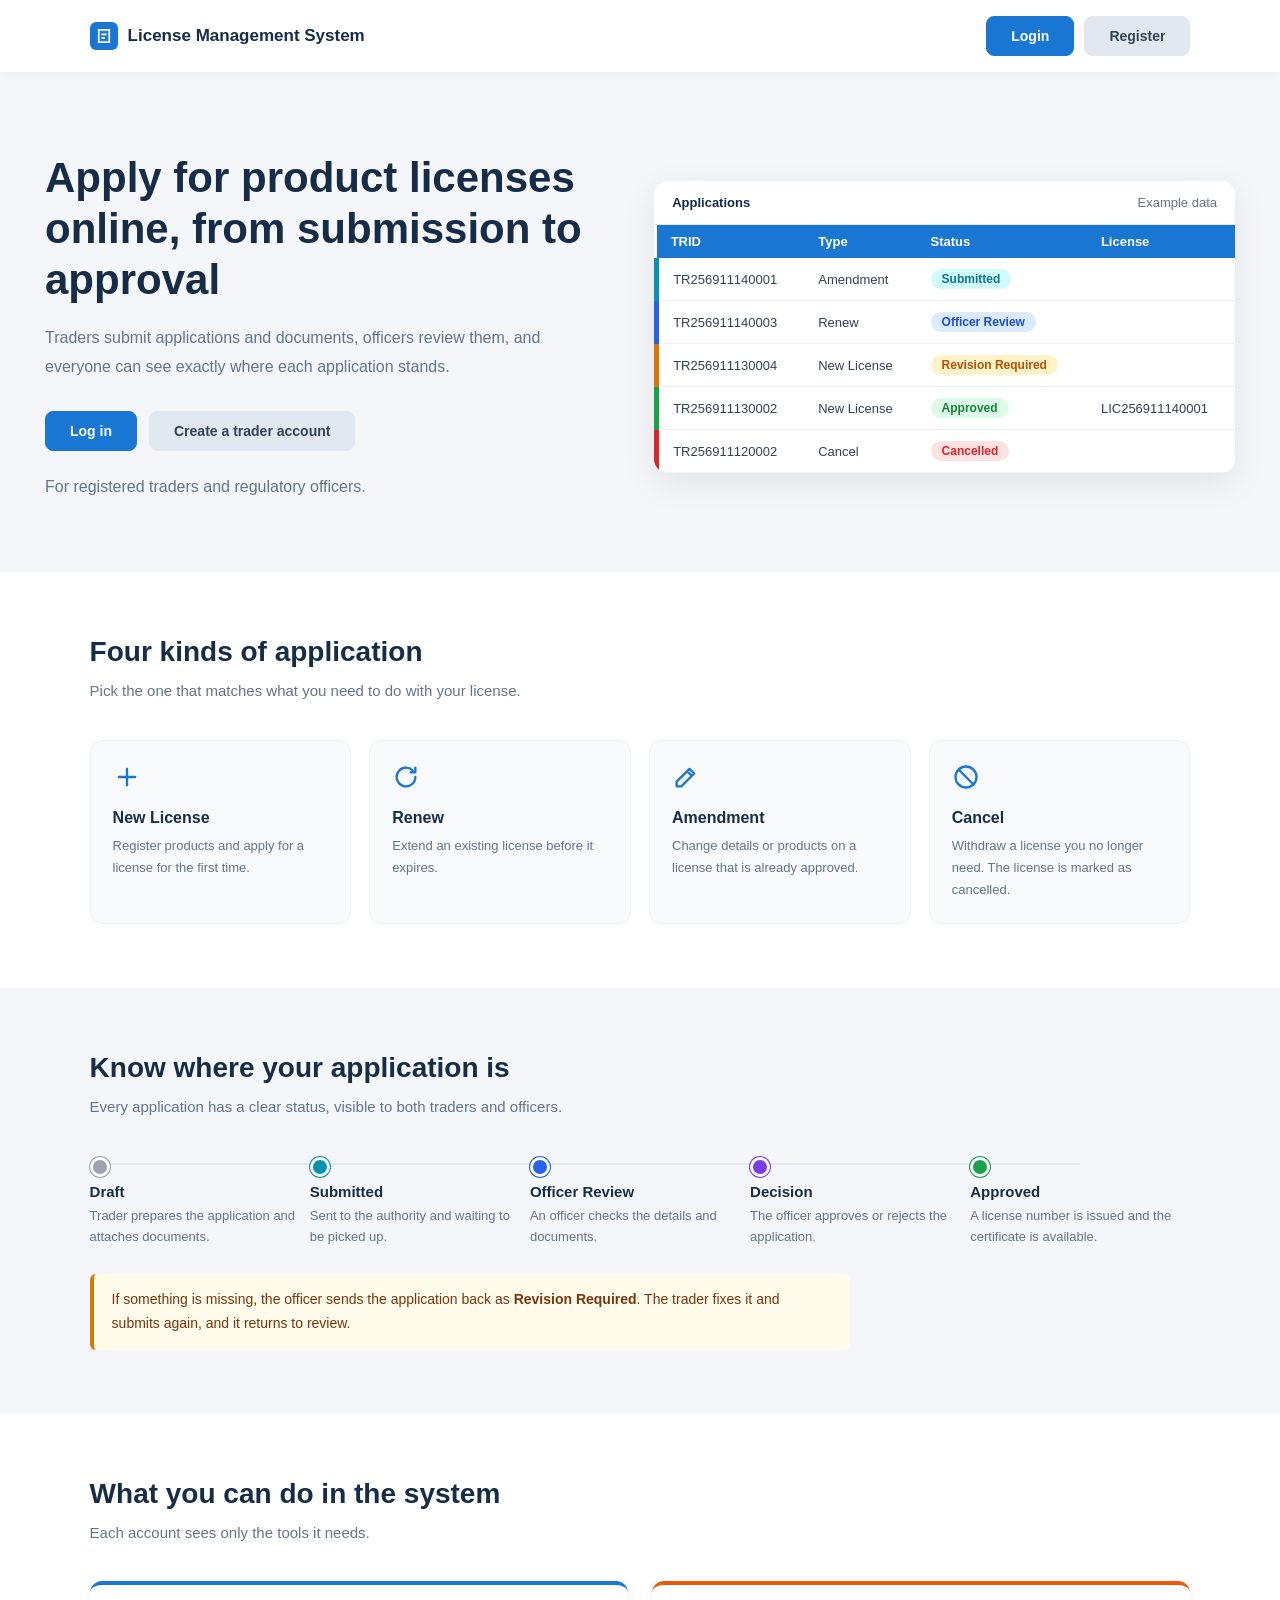
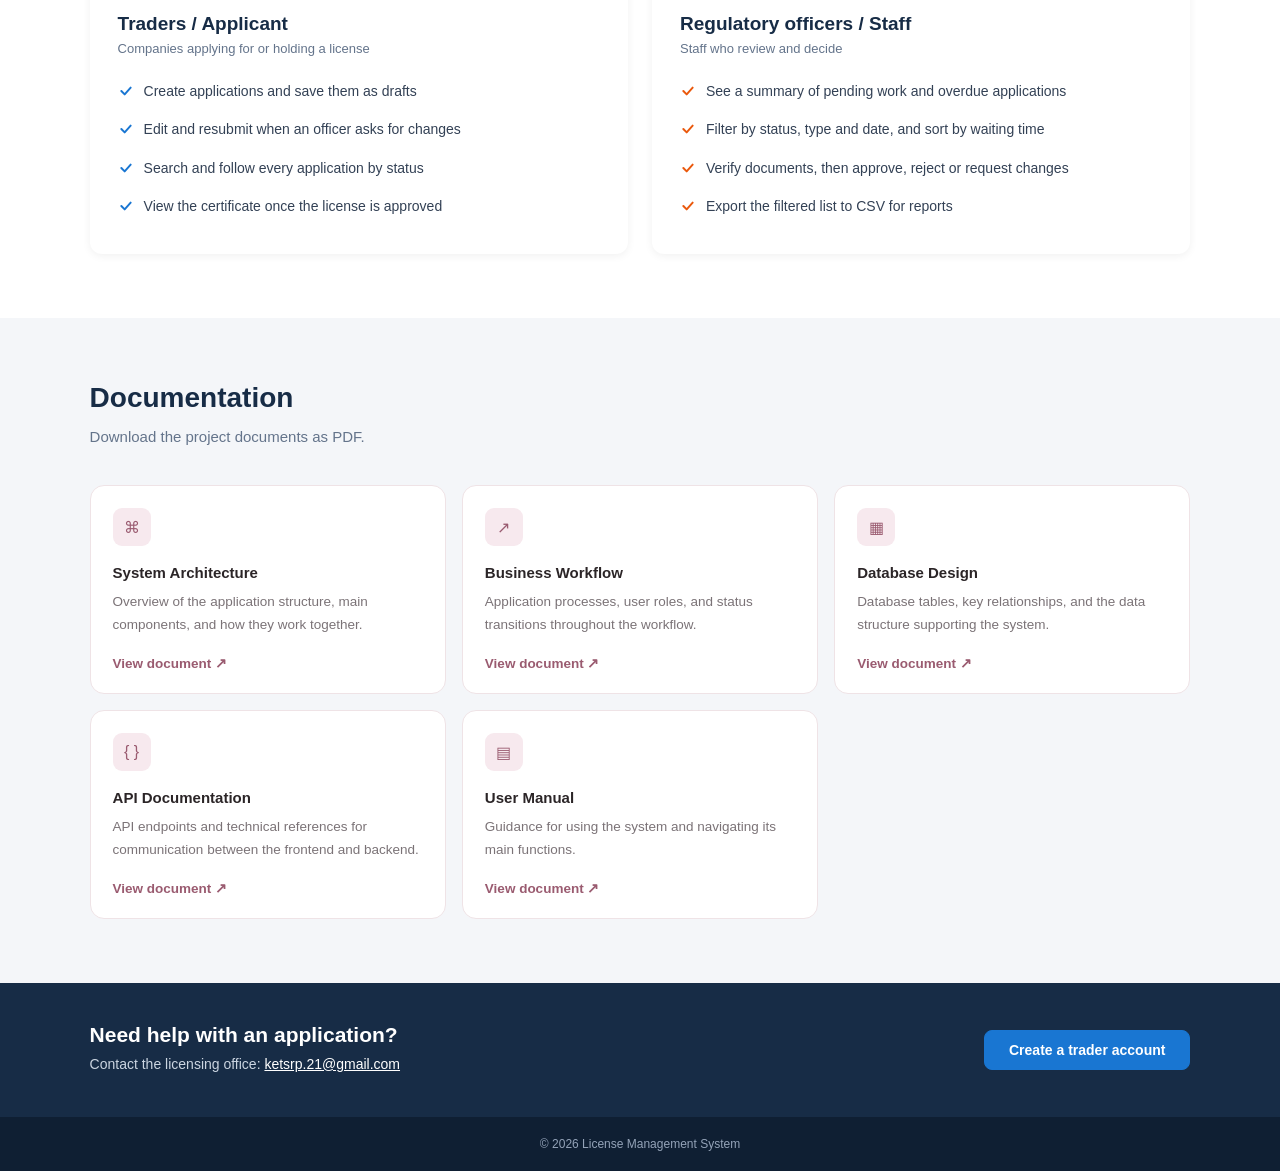
<file: LicenseManagement.Api/wwwroot/index.html>
﻿<!DOCTYPE html>
<html lang="en">
<head>
    <meta charset="UTF-8">
    <meta name="viewport" content="width=device-width, initial-scale=1.0">
    <meta name="description" content="Submit, track and approve product license applications online.">
    <title>License Management System</title>
    <link rel="icon" href="data:image/svg+xml,<svg xmlns='http://www.w3.org/2000/svg' viewBox='0 0 32 32'><rect width='32' height='32' rx='7' fill='%231976d2'/><path d='M10 9h12v14H10z' fill='none' stroke='white' stroke-width='2'/><path d='M13 14h6M13 18h4' stroke='white' stroke-width='2'/></svg>">

    <style>
        :root {
            --ink: #172c46;
            --text: #334155;
            --muted: #64748b;
            --line: #e2e8f0;
            --bg: #f4f6f9;
            --blue: #1976d2;
            --blue-d: #125bb0;
            --blue-l: #e3f2fd;
        }

        * {
            margin: 0;
            padding: 0;
            box-sizing: border-box;
        }

        body {
            font-family: "Segoe UI", Arial, sans-serif;
            background: var(--bg);
            color: var(--text);
            min-height: 100vh;
        }

        a {
            text-decoration: none;
            color: inherit;
        }

        .hidden {
            display: none !important;
        }

        :focus-visible {
            outline: 2px solid var(--blue);
            outline-offset: 3px;
        }

        svg {
            flex-shrink: 0;
        }

        /* NAVBAR */
        .navbar {
            background: #fff;
            padding: 16px 7%;
            display: flex;
            justify-content: space-between;
            align-items: center;
            box-shadow: 0 2px 10px rgba(0,0,0,.04);
        }

        .brand {
            display: flex;
            align-items: center;
            gap: 10px;
            color: var(--ink);
            font-size: 17px;
            font-weight: 700;
        }

        .nav-actions {
            display: flex;
            align-items: center;
            gap: 10px;
        }

        .nav-user {
            color: var(--muted);
            font-size: 13px;
            margin-right: 4px;
        }

        .btn {
            display: inline-block;
            text-align: center;
            padding: 11px 24px;
            border-radius: 8px;
            font-size: 14px;
            font-weight: 600;
            cursor: pointer;
            border: 1px solid transparent;
            font-family: inherit;
            transition: background .2s;
        }

        .btn-primary {
            background: var(--blue);
            color: #fff;
            border-color: var(--blue);
        }

            .btn-primary:hover {
                background: var(--blue-d);
                border-color: var(--blue-d);
            }

        .btn-secondary {
            background: #e2e8f0;
            color: var(--text);
            border-color: #e2e8f0;
        }

            .btn-secondary:hover {
                background: #cbd5e1;
            }

        /* HERO */
        .hero {
            max-width: 1250px;
            margin: auto;
            padding: 80px 30px 70px;
            display: grid;
            grid-template-columns: 1fr 1.05fr;
            gap: 56px;
            align-items: center;
        }

            .hero h1 {
                color: var(--ink);
                font-size: 42px;
                line-height: 1.22;
                margin-bottom: 18px;
            }

            .hero p {
                color: var(--muted);
                font-size: 16px;
                line-height: 1.8;
                max-width: 520px;
            }

        .hero-buttons {
            display: flex;
            gap: 12px;
            margin-top: 30px;
            flex-wrap: wrap;
        }

        .audience {
            margin-top: 22px;
            font-size: 13px;
            color: var(--muted);
        }

        /* Mock of real list */
        .mock {
            background: #fff;
            border-radius: 14px;
            box-shadow: 0 10px 35px rgba(0,0,0,.08);
            overflow: hidden;
        }

        .mock-bar {
            display: flex;
            justify-content: space-between;
            padding: 14px 18px;
            border-bottom: 1px solid var(--line);
            font-size: 13px;
            color: var(--muted);
        }

            .mock-bar strong {
                color: var(--ink);
            }

        .mock table {
            width: 100%;
            border-collapse: collapse;
            font-size: 13px;
        }

        .mock th {
            text-align: left;
            padding: 9px 14px;
            background: var(--blue);
            color: #fff;
            font-weight: 600;
        }

        .mock td {
            padding: 11px 14px;
            border-bottom: 1px solid #edf0f4;
            border-left: 0;
        }

            .mock td:first-child {
                border-left: 5px solid var(--bar);
            }

        .badge {
            display: inline-block;
            padding: 3px 11px;
            border-radius: 20px;
            font-size: 12px;
            font-weight: 600;
            white-space: nowrap;
        }

        .b-sub {
            background: #cffafe;
            color: #0e7490;
        }

        .b-rev {
            background: #dbeafe;
            color: #1d4ed8;
        }

        .b-edit {
            background: #fef3c7;
            color: #b45309;
        }

        .b-ok {
            background: #dcfce7;
            color: #15803d;
        }

        .b-no {
            background: #fee2e2;
            color: #dc2626;
        }

        .b-draft {
            background: #e5e7eb;
            color: #374151;
        }

        /* SECTIONS */
        .section {
            padding: 64px 7%;
        }

            .section.white {
                background: #fff;
            }

        .inner {
            max-width: 1150px;
            margin: auto;
        }

        .section h2 {
            color: var(--ink);
            font-size: 28px;
            margin-bottom: 10px;
        }

        .lead {
            color: var(--muted);
            font-size: 15px;
            line-height: 1.7;
            max-width: 640px;
            margin-bottom: 36px;
        }

        /* Request types */
        .types {
            display: grid;
            grid-template-columns: repeat(4, 1fr);
            gap: 18px;
        }

        .type {
            background: #f8fafc;
            border: 1px solid #edf0f4;
            border-radius: 12px;
            padding: 22px;
        }

            .type svg {
                color: var(--blue);
                margin-bottom: 14px;
            }

            .type h3 {
                color: var(--ink);
                font-size: 16px;
                margin-bottom: 8px;
            }

            .type p {
                font-size: 13px;
                line-height: 1.7;
                color: var(--muted);
            }

        /* Status path */
        .path {
            list-style: none;
            display: grid;
            grid-template-columns: repeat(5, 1fr);
            gap: 0;
            margin-bottom: 26px;
        }

            .path li {
                position: relative;
                padding-top: 28px;
                padding-right: 12px;
            }

                .path li::before {
                    content: "";
                    position: absolute;
                    top: 8px;
                    left: 0;
                    right: 0;
                    height: 2px;
                    background: var(--line);
                }

                .path li::after {
                    content: "";
                    position: absolute;
                    top: 2px;
                    left: 0;
                    width: 14px;
                    height: 14px;
                    border-radius: 50%;
                    background: var(--c);
                    border: 3px solid #fff;
                    box-shadow: 0 0 0 1px var(--c);
                }

                .path li:last-child::before {
                    right: 50%;
                }

            .path h3 {
                font-size: 15px;
                color: var(--ink);
                margin-bottom: 6px;
            }

            .path p {
                font-size: 13px;
                color: var(--muted);
                line-height: 1.6;
            }

        .path-note {
            background: #fffbeb;
            border-left: 4px solid #d97706;
            padding: 14px 18px;
            border-radius: 6px;
            font-size: 14px;
            line-height: 1.7;
            color: #78350f;
            max-width: 760px;
        }

        /* Roles */
        .roles {
            display: grid;
            grid-template-columns: 1fr 1fr;
            gap: 24px;
        }

        .role {
            background: #fff;
            border-radius: 12px;
            padding: 28px;
            border-top: 4px solid var(--c);
            box-shadow: 0 2px 8px rgba(0,0,0,.06);
        }

            .role h3 {
                color: var(--ink);
                font-size: 19px;
                margin-bottom: 6px;
            }

            .role .who {
                color: var(--muted);
                font-size: 13px;
                margin-bottom: 16px;
            }

            .role ul {
                list-style: none;
            }

            .role li {
                display: flex;
                gap: 10px;
                padding: 8px 0;
                font-size: 14px;
                line-height: 1.6;
            }

                .role li svg {
                    color: var(--c);
                    margin-top: 3px;
                }

        /* Help band */
        .help {
            background: var(--ink);
            color: #cbd5e1;
            padding: 40px 7%;
        }

            .help .inner {
                display: flex;
                justify-content: space-between;
                align-items: center;
                gap: 24px;
                flex-wrap: wrap;
            }

            .help h2 {
                color: #fff;
                font-size: 21px;
                margin-bottom: 6px;
            }

            .help p {
                font-size: 14px;
                line-height: 1.7;
            }

            .help a.link {
                color: #fff;
                text-decoration: underline;
            }

        .footer {
            background: #0f1f33;
            color: #94a3b8;
            text-align: center;
            padding: 20px;
            font-size: 12px;
        }

        @media (max-width: 900px) {
            .hero {
                grid-template-columns: 1fr;
                gap: 36px;
                padding-top: 50px;
            }

                .hero h1 {
                    font-size: 34px;
                }

            .types {
                grid-template-columns: repeat(2, 1fr);
            }

            .path {
                grid-template-columns: 1fr;
                gap: 22px;
            }

                .path li {
                    padding: 0 0 0 30px;
                }

                    .path li::before {
                        top: 0;
                        bottom: -22px;
                        left: 7px;
                        right: auto;
                        width: 2px;
                        height: auto;
                    }

                    .path li:last-child::before {
                        display: none;
                    }

                    .path li::after {
                        top: 3px;
                    }

            .roles {
                grid-template-columns: 1fr;
            }
        }

        @media (max-width: 600px) {
            .navbar {
                padding: 14px 20px;
                flex-wrap: wrap;
                gap: 12px;
            }

            .brand {
                font-size: 14px;
            }

            .nav-actions {
                width: 100%;
            }

                .nav-actions .btn {
                    flex: 1;
                    padding: 10px;
                    font-size: 13px;
                }

            .hero {
                padding: 40px 20px;
            }

                .hero h1 {
                    font-size: 29px;
                }

            .hero-buttons .btn {
                width: 100%;
            }

            .types {
                grid-template-columns: 1fr;
            }

            .mock {
                overflow-x: auto;
            }

                .mock table {
                    min-width: 460px;
                }

            .section {
                padding: 48px 20px;
            }
        }

        @media (prefers-reduced-motion: reduce) {
            * {
                transition: none !important;
            }
        }
    </style>
</head>

<body>

    <header class="navbar">
        <a href="/index.html" class="brand">
            <svg width="28" height="28" viewBox="0 0 32 32" aria-hidden="true"><rect width="32" height="32" rx="7" fill="#1976d2" /><path d="M10 9h12v14H10z" fill="none" stroke="#fff" stroke-width="2" /><path d="M13 14h6M13 18h4" stroke="#fff" stroke-width="2" /></svg>
            <span>License Management System</span>
        </a>

        <!-- ยังไม่ล็อกอิน -->
        <div class="nav-actions" id="navGuest">
            <a href="/login.html" class="btn btn-primary">Login</a>
            <a href="/register.html" class="btn btn-secondary">Register</a>
        </div>

        <!-- ล็อกอินแล้ว -->
        <div class="nav-actions hidden" id="navUser">
            <span class="nav-user" id="navRole"></span>
            <a href="/applications.html" class="btn btn-primary">Go to applications</a>
            <button type="button" class="btn btn-secondary" id="btnLogout">Log out</button>
        </div>
    </header>

    <section class="hero">
        <div>
            <h1>Apply for product licenses online, from submission to approval</h1>
            <p>Traders submit applications and documents, officers review them, and everyone can see exactly where each application stands.</p>

            <div class="hero-buttons" id="heroGuest">
                <a href="/login.html" class="btn btn-primary">Log in</a>
                <a href="/register.html" class="btn btn-secondary">Create a trader account</a>
            </div>
            <div class="hero-buttons hidden" id="heroUser">
                <a href="/applications.html" class="btn btn-primary">Go to applications</a>
            </div>

            <p class="audience">For registered traders and regulatory officers.</p>
        </div>

        <!-- ตัวอย่างหน้ารายการคำขอ (ข้อมูลสมมติ) -->
        <div class="mock" aria-label="Example of the applications list">
            <div class="mock-bar"><strong>Applications</strong><span>Example data</span></div>
            <table>
                <thead><tr><th>TRID</th><th>Type</th><th>Status</th><th>License</th></tr></thead>
                <tbody>
                    <tr><td style="--bar:#0891b2">TR256911140001</td><td>Amendment</td><td><span class="badge b-sub">Submitted</span></td><td></td></tr>
                    <tr><td style="--bar:#2563eb">TR256911140003</td><td>Renew</td><td><span class="badge b-rev">Officer Review</span></td><td></td></tr>
                    <tr><td style="--bar:#d97706">TR256911130004</td><td>New License</td><td><span class="badge b-edit">Revision Required</span></td><td></td></tr>
                    <tr><td style="--bar:#16a34a">TR256911130002</td><td>New License</td><td><span class="badge b-ok">Approved</span></td><td>LIC256911140001</td></tr>
                    <tr><td style="--bar:#dc2626">TR256911120002</td><td>Cancel</td><td><span class="badge b-no">Cancelled</span></td><td></td></tr>
                </tbody>
            </table>
        </div>
    </section>

    <section class="section white">
        <div class="inner">
            <h2>Four kinds of application</h2>
            <p class="lead">Pick the one that matches what you need to do with your license.</p>
            <div class="types">
                <div class="type">
                    <svg width="28" height="28" viewBox="0 0 24 24" fill="none" stroke="currentColor" stroke-width="2" stroke-linecap="round" aria-hidden="true"><path d="M12 5v14M5 12h14" /></svg>
                    <h3>New License</h3>
                    <p>Register products and apply for a license for the first time.</p>
                </div>
                <div class="type">
                    <svg width="28" height="28" viewBox="0 0 24 24" fill="none" stroke="currentColor" stroke-width="2" stroke-linecap="round" stroke-linejoin="round" aria-hidden="true"><path d="M20 12a8 8 0 1 1-2.3-5.6M20 4v4h-4" /></svg>
                    <h3>Renew</h3>
                    <p>Extend an existing license before it expires.</p>
                </div>
                <div class="type">
                    <svg width="28" height="28" viewBox="0 0 24 24" fill="none" stroke="currentColor" stroke-width="2" stroke-linecap="round" stroke-linejoin="round" aria-hidden="true"><path d="M4 20h4L19 9l-4-4L4 16zM13 7l4 4" /></svg>
                    <h3>Amendment</h3>
                    <p>Change details or products on a license that is already approved.</p>
                </div>
                <div class="type">
                    <svg width="28" height="28" viewBox="0 0 24 24" fill="none" stroke="currentColor" stroke-width="2" stroke-linecap="round" aria-hidden="true"><circle cx="12" cy="12" r="9" /><path d="M5.6 5.6l12.8 12.8" /></svg>
                    <h3>Cancel</h3>
                    <p>Withdraw a license you no longer need. The license is marked as cancelled.</p>
                </div>
            </div>
        </div>
    </section>

    <section class="section">
        <div class="inner">
            <h2>Know where your application is</h2>
            <p class="lead">Every application has a clear status, visible to both traders and officers.</p>

            <ol class="path">
                <li style="--c:#9ca3af"><h3>Draft</h3><p>Trader prepares the application and attaches documents.</p></li>
                <li style="--c:#0891b2"><h3>Submitted</h3><p>Sent to the authority and waiting to be picked up.</p></li>
                <li style="--c:#2563eb"><h3>Officer Review</h3><p>An officer checks the details and documents.</p></li>
                <li style="--c:#7c3aed"><h3>Decision</h3><p>The officer approves or rejects the application.</p></li>
                <li style="--c:#16a34a"><h3>Approved</h3><p>A license number is issued and the certificate is available.</p></li>
            </ol>

            <p class="path-note">If something is missing, the officer sends the application back as <strong>Revision Required</strong>. The trader fixes it and submits again, and it returns to review.</p>
        </div>
    </section>

    <section class="section white">
        <div class="inner">
            <h2>What you can do in the system</h2>
            <p class="lead">Each account sees only the tools it needs.</p>
            <div class="roles">
                <div class="role" style="--c:#1976d2">
                    <h3>Traders / Applicant</h3>
                    <p class="who">Companies applying for or holding a license</p>
                    <ul>
                        <li><svg width="16" height="16" viewBox="0 0 24 24" fill="none" stroke="currentColor" stroke-width="3" stroke-linecap="round" stroke-linejoin="round" aria-hidden="true"><path d="M5 12l5 5 9-10" /></svg>Create applications and save them as drafts</li>
                        <li><svg width="16" height="16" viewBox="0 0 24 24" fill="none" stroke="currentColor" stroke-width="3" stroke-linecap="round" stroke-linejoin="round" aria-hidden="true"><path d="M5 12l5 5 9-10" /></svg>Edit and resubmit when an officer asks for changes</li>
                        <li><svg width="16" height="16" viewBox="0 0 24 24" fill="none" stroke="currentColor" stroke-width="3" stroke-linecap="round" stroke-linejoin="round" aria-hidden="true"><path d="M5 12l5 5 9-10" /></svg>Search and follow every application by status</li>
                        <li><svg width="16" height="16" viewBox="0 0 24 24" fill="none" stroke="currentColor" stroke-width="3" stroke-linecap="round" stroke-linejoin="round" aria-hidden="true"><path d="M5 12l5 5 9-10" /></svg>View the certificate once the license is approved</li>
                    </ul>
                </div>
                <div class="role" style="--c:#ea580c">
                    <h3>Regulatory officers / Staff</h3>
                    <p class="who">Staff who review and decide</p>
                    <ul>
                        <li><svg width="16" height="16" viewBox="0 0 24 24" fill="none" stroke="currentColor" stroke-width="3" stroke-linecap="round" stroke-linejoin="round" aria-hidden="true"><path d="M5 12l5 5 9-10" /></svg>See a summary of pending work and overdue applications</li>
                        <li><svg width="16" height="16" viewBox="0 0 24 24" fill="none" stroke="currentColor" stroke-width="3" stroke-linecap="round" stroke-linejoin="round" aria-hidden="true"><path d="M5 12l5 5 9-10" /></svg>Filter by status, type and date, and sort by waiting time</li>
                        <li><svg width="16" height="16" viewBox="0 0 24 24" fill="none" stroke="currentColor" stroke-width="3" stroke-linecap="round" stroke-linejoin="round" aria-hidden="true"><path d="M5 12l5 5 9-10" /></svg>Verify documents, then approve, reject or request changes</li>
                        <li><svg width="16" height="16" viewBox="0 0 24 24" fill="none" stroke="currentColor" stroke-width="3" stroke-linecap="round" stroke-linejoin="round" aria-hidden="true"><path d="M5 12l5 5 9-10" /></svg>Export the filtered list to CSV for reports</li>
                    </ul>
                </div>
            </div>
        </div>
    </section>





    <!-- ===================== [1] CSS ===================== -->
    <style>
        /* DOCUMENTS (การ์ดดาวน์โหลดเอกสาร) */
        .section.docs {
            background: #fff8f8;
        }

        .docs-grid {
            display: grid;
            grid-template-columns: repeat(3, 1fr);
            gap: 16px;
        }

        .doc-card {
            display: flex;
            flex-direction: column;
            background: #fff;
            border: 1px solid #efe3e6;
            border-radius: 14px;
            padding: 22px;
            transition: box-shadow .2s, transform .2s, border-color .2s;
        }

            .doc-card:hover {
                border-color: #e2c6cf;
                box-shadow: 0 8px 22px rgba(120, 60, 80, .10);
                transform: translateY(-2px);
            }

        .doc-icon {
            width: 38px;
            height: 38px;
            border-radius: 9px;
            background: #f7e9ee;
            color: #9a5b70;
            display: flex;
            align-items: center;
            justify-content: center;
            font-size: 16px;
            margin-bottom: 18px;
        }

        .doc-card h3 {
            font-size: 15px;
            color: #2b2527;
            margin-bottom: 10px;
        }

        .doc-card p {
            font-size: 13.5px;
            line-height: 1.7;
            color: #7b7377;
            margin-bottom: 18px;
        }

        .doc-link {
            margin-top: auto; /* ดันลิงก์ลงล่างสุดของการ์ด ให้เรียงแนวเดียวกัน */
            font-size: 13.5px;
            font-weight: 700;
            color: #9a5b70;
        }

        .doc-card.loading {
            cursor: progress;
            opacity: .75;
            pointer-events: none;
        }

        .doc-card.failed .doc-link {
            color: #c62828;
        }

        @media (max-width: 900px) {
            .docs-grid {
                grid-template-columns: repeat(2, 1fr);
            }
        }

        @media (max-width: 600px) {
            .docs-grid {
                grid-template-columns: 1fr;
            }
        }
    </style>


    <!-- ===================== [2] HTML ===================== -->
    <section class="section" id="docs">
        <div class="inner">
            <h2>Documentation</h2>
            <p class="lead">Download the project documents as PDF.</p>

            <div class="docs-grid">

                <a class="doc-card" href="/api/docs/pdf/System_Architecture" data-doc="System_Architecture">
                    <div class="doc-icon" aria-hidden="true">&#8984;</div>
                    <h3>System Architecture</h3>
                    <p>Overview of the application structure, main components, and how they work together.</p>
                    <span class="doc-link">View document &#8599;</span>
                </a>

                <a class="doc-card" href="/api/docs/pdf/Business_Workflow" data-doc="Business_Workflow">
                    <div class="doc-icon" aria-hidden="true">&#8599;</div>
                    <h3>Business Workflow</h3>
                    <p>Application processes, user roles, and status transitions throughout the workflow.</p>
                    <span class="doc-link">View document &#8599;</span>
                </a>

                <a class="doc-card" href="/api/docs/pdf/Database_Design" data-doc="Database_Design">
                    <div class="doc-icon" aria-hidden="true">&#9638;</div>
                    <h3>Database Design</h3>
                    <p>Database tables, key relationships, and the data structure supporting the system.</p>
                    <span class="doc-link">View document &#8599;</span>
                </a>

                <a class="doc-card" href="/api/docs/pdf/API_Documentation" data-doc="API_Documentation">
                    <div class="doc-icon" aria-hidden="true">{&nbsp;}</div>
                    <h3>API Documentation</h3>
                    <p>API endpoints and technical references for communication between the frontend and backend.</p>
                    <span class="doc-link">View document &#8599;</span>
                </a>

                <a class="doc-card" href="/api/docs/pdf/User_Manual" data-doc="User_Manual">
                    <div class="doc-icon" aria-hidden="true">&#9636;</div>
                    <h3>User Manual</h3>
                    <p>Guidance for using the system and navigating its main functions.</p>
                    <span class="doc-link">View document &#8599;</span>
                </a>

            </div>
        </div>
    </section>


    <!-- ===================== [3] JS ===================== -->
    <script>
                    (function () {
                        // ===== ปรับได้ =====
                        const OPEN_IN_NEW_TAB = false;   // true = เปิดดู PDF ในแท็บใหม่, false = ดาวน์โหลดไฟล์
                        const getHeaders = () => {
                            // ถ้าภายหลังเพิ่มการตรวจ session ที่ API ให้แก้ชื่อ key ให้ตรงกับที่หน้า login เก็บ token
                            const t = localStorage.getItem("sessionToken");
                            return t ? { "X-Session-Token": t } : {};
                        };
                        // ===================

                        function fileNameFrom(res, fallback) {
                            const cd = res.headers.get("Content-Disposition") || "";
                            const star = /filename\*=UTF-8''([^;]+)/i.exec(cd);
                            if (star) return decodeURIComponent(star[1]);
                            const plain = /filename="?([^";]+)"?/i.exec(cd);
                            return plain ? plain[1] : fallback;
                        }

                        async function downloadDoc(card) {
                            const link = card.querySelector(".doc-link");
                            const original = link.innerHTML;
                            const name = card.dataset.doc;

                            card.classList.remove("failed");
                            card.classList.add("loading");
                            link.textContent = "Generating PDF…";

                            try {
                                const res = await fetch(card.getAttribute("href"), { headers: getHeaders() });
                                if (!res.ok) throw new Error("HTTP " + res.status);

                                const blob = await res.blob();
                                const url = URL.createObjectURL(blob);

                                if (OPEN_IN_NEW_TAB) {
                                    window.open(url, "_blank");
                                } else {
                                    const a = document.createElement("a");
                                    a.href = url;
                                    a.download = fileNameFrom(res, name + ".pdf");
                                    document.body.appendChild(a);
                                    a.click();
                                    a.remove();
                                }
                                setTimeout(() => URL.revokeObjectURL(url), 15000);
                                link.innerHTML = original;
                            } catch (err) {
                                console.error(err);
                                card.classList.add("failed");
                                link.textContent = "Failed — click to retry";
                            } finally {
                                card.classList.remove("loading");
                            }
                        }

                        document.querySelectorAll(".doc-card[data-doc]").forEach(function (card) {
                            card.addEventListener("click", function (e) {
                                e.preventDefault();          // ถ้า JS ไม่ทำงาน ลิงก์ href จะดาวน์โหลดตรงๆ แทน
                                downloadDoc(card);
                            });
                        });
                    })();
    </script>


    <section class="help">
        <div class="inner">
            <div>
                <h2>Need help with an application?</h2>

                <p>Contact the licensing office: <a class="link" href="mailto:ketsrp.21@gmail.com">ketsrp.21@gmail.com</a> </p>
            </div>
            <a href="/register.html" class="btn btn-primary" id="helpCta">Create a trader account</a>
        </div>
    </section>

    <footer class="footer">
        &copy; <span id="year"></span> License Management System
    </footer>

    <script>
                                        // ถ้าล็อกอินอยู่แล้ว เปลี่ยนปุ่มแทนการ redirect
                                        (function () {
                                            const loggedIn = !!localStorage.getItem("identify");
                                            const role = localStorage.getItem("userType");

                                            document.getElementById("year").textContent = new Date().getFullYear();

                                            if (!loggedIn) return;

                                            document.getElementById("navGuest").classList.add("hidden");
                                            document.getElementById("heroGuest").classList.add("hidden");
                                            document.getElementById("navUser").classList.remove("hidden");
                                            document.getElementById("heroUser").classList.remove("hidden");
                                            document.getElementById("helpCta").classList.add("hidden");

                                            if (role) {
                                                document.getElementById("navRole").textContent =
                                                    role === "Staff" ? "Signed in as officer" : "Signed in as trader";
                                            }

                                            document.getElementById("btnLogout").addEventListener("click", function () {
                                                localStorage.clear();
                                                window.location.reload();
                                            });
                                        })();
    </script>

</body>
</html>
</file>
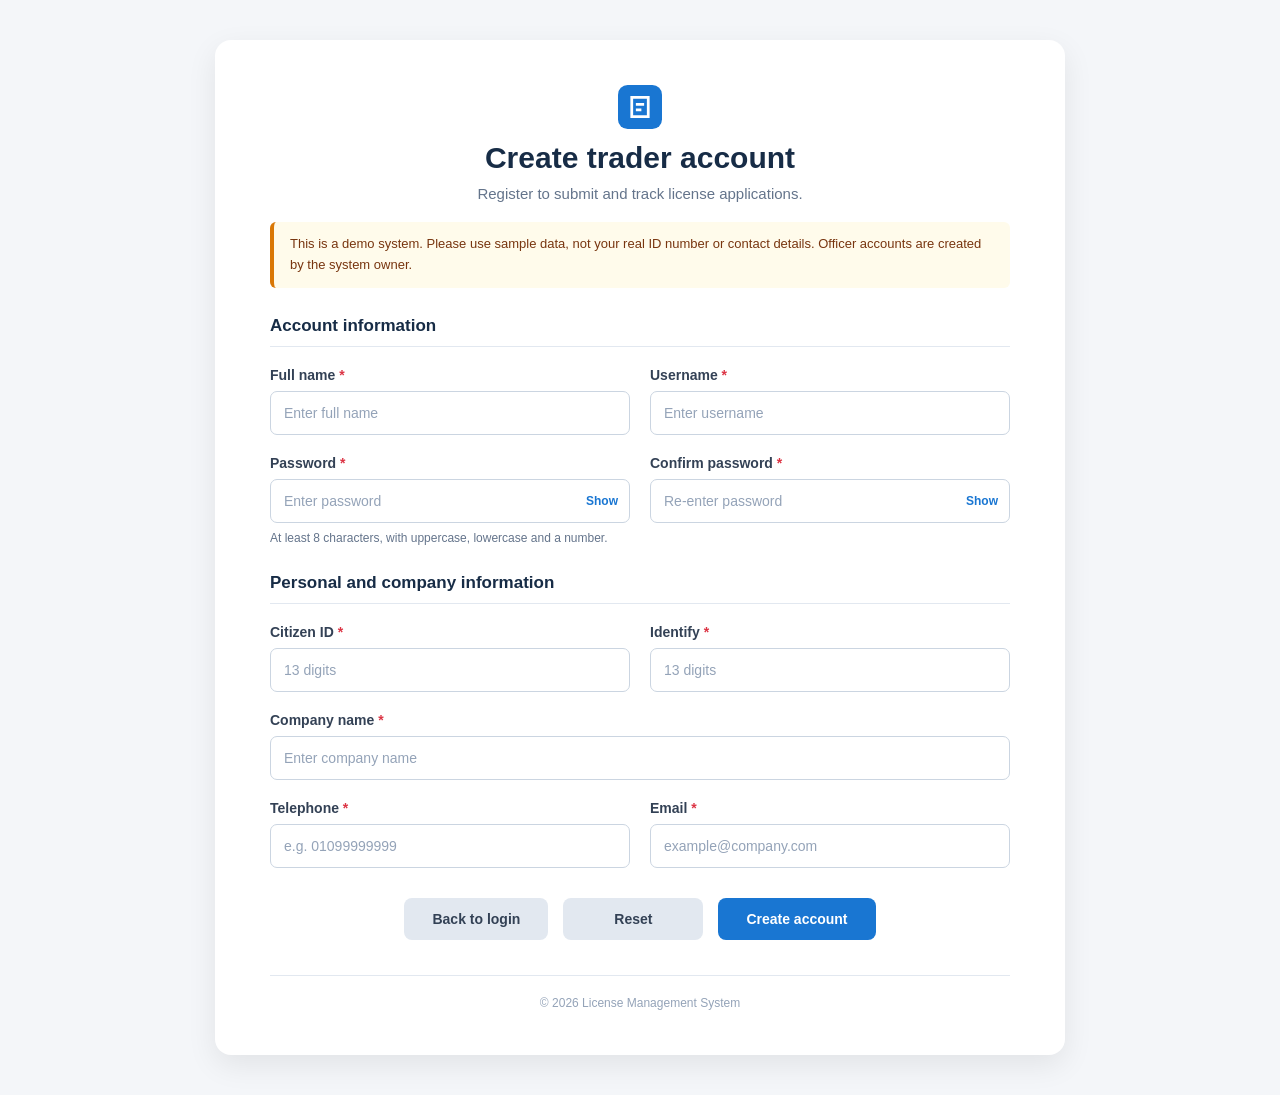
<file: LicenseManagement.Api/wwwroot/register.html>
﻿<!DOCTYPE html>
<html lang="en">
<head>
    <meta charset="UTF-8">
    <meta name="viewport" content="width=device-width, initial-scale=1.0">
    <title>Create Account | License Management System</title>
    <style>
        * {
            margin: 0;
            padding: 0;
            box-sizing: border-box;
        }

        body {
            font-family: "Segoe UI", Arial, sans-serif;
            background: #f4f6f9;
            min-height: 100vh;
            color: #334155;
        }

        :focus-visible {
            outline: 2px solid #1976d2;
            outline-offset: 2px;
        }

        .hero {
            min-height: 100vh;
            display: flex;
            align-items: center;
            justify-content: center;
            padding: 40px 20px;
        }

        .hero-card {
            max-width: 850px;
            width: 100%;
            background: #fff;
            border-radius: 16px;
            padding: 45px 55px;
            box-shadow: 0 10px 30px rgba(0,0,0,.08);
        }

        .logo {
            display: flex;
            justify-content: center;
            margin-bottom: 12px;
        }

        .page-title {
            text-align: center;
            color: #172c46;
            font-size: 30px;
            margin-bottom: 10px;
        }

        .subtitle {
            text-align: center;
            color: #64748b;
            font-size: 15px;
            margin-bottom: 20px;
        }

        .notice {
            background: #fffbeb;
            border-left: 4px solid #d97706;
            color: #78350f;
            padding: 12px 16px;
            border-radius: 6px;
            font-size: 13px;
            line-height: 1.6;
            margin-bottom: 28px;
        }

        .section-title {
            color: #172c46;
            font-size: 17px;
            font-weight: 600;
            margin-bottom: 20px;
            padding-bottom: 10px;
            border-bottom: 1px solid #e2e8f0;
        }

        .form-section {
            margin-bottom: 28px;
        }

        .form-grid {
            display: grid;
            grid-template-columns: repeat(2, 1fr);
            gap: 20px;
        }

        .form-group {
            display: flex;
            flex-direction: column;
            gap: 8px;
        }

            .form-group label {
                font-size: 14px;
                font-weight: 600;
            }

        .required {
            color: #dc3545;
        }

        .hint {
            color: #64748b;
            font-size: 12px;
        }

        .form-control {
            width: 100%;
            height: 44px;
            padding: 10px 13px;
            border: 1px solid #cbd5e1;
            border-radius: 7px;
            background: #fff;
            font-family: inherit;
            font-size: 14px;
            color: #334155;
            transition: .2s;
        }

            .form-control:focus {
                outline: none;
                border-color: #1976d2;
                box-shadow: 0 0 0 3px rgba(25,118,210,.12);
            }

            .form-control[aria-invalid="true"] {
                border-color: #dc2626;
            }

            .form-control::placeholder {
                color: #94a3b8;
            }

        .full-width {
            grid-column: 1 / -1;
        }

        .pw {
            position: relative;
        }

            .pw .form-control {
                padding-right: 65px;
            }

        .toggle-password {
            position: absolute;
            right: 12px;
            top: 50%;
            transform: translateY(-50%);
            background: none;
            border: none;
            color: #1976d2;
            font-size: 12px;
            font-weight: 600;
            cursor: pointer;
        }

        .message {
            display: none;
            padding: 12px 15px;
            border-radius: 7px;
            margin-top: 20px;
            font-size: 14px;
            background: #fef2f2;
            color: #b91c1c;
        }

            .message.show {
                display: block;
            }

            .message.success {
                background: #f0fdf4;
                color: #15803d;
            }

        .button-group {
            display: flex;
            justify-content: center;
            gap: 15px;
            margin-top: 30px;
            flex-wrap: wrap;
        }

        .btn {
            min-width: 140px;
            text-decoration: none;
            text-align: center;
            padding: 13px 28px;
            border: none;
            border-radius: 8px;
            font-family: inherit;
            font-size: 14px;
            font-weight: 600;
            cursor: pointer;
            transition: .3s;
        }

        .btn-primary {
            background: #1976d2;
            color: #fff;
        }

            .btn-primary:hover {
                background: #125bb0;
            }

            .btn-primary:disabled {
                background: #94a3b8;
                cursor: not-allowed;
            }

        .btn-secondary {
            background: #e2e8f0;
            color: #334155;
        }

            .btn-secondary:hover {
                background: #cbd5e1;
            }

        .footer {
            margin-top: 35px;
            padding-top: 20px;
            border-top: 1px solid #e2e8f0;
            text-align: center;
            color: #94a3b8;
            font-size: 12px;
        }

        @media (max-width: 768px) {
            .hero-card {
                padding: 30px 22px;
            }

            .page-title {
                font-size: 24px;
            }

            .form-grid {
                grid-template-columns: 1fr;
            }

            .full-width {
                grid-column: auto;
            }

            .button-group {
                flex-direction: column;
            }

            .btn {
                width: 100%;
            }
        }
    </style>
</head>
<body>
    <div class="hero">
        <div class="hero-card">

            <div class="logo">
                <svg width="44" height="44" viewBox="0 0 32 32" aria-hidden="true"><rect width="32" height="32" rx="7" fill="#1976d2" /><path d="M10 9h12v14H10z" fill="none" stroke="#fff" stroke-width="2" /><path d="M13 14h6M13 18h4" stroke="#fff" stroke-width="2" /></svg>
            </div>
            <h1 class="page-title">Create trader account</h1>
            <p class="subtitle">Register to submit and track license applications.</p>

            <p class="notice">This is a demo system. Please use sample data, not your real ID number or contact details. Officer accounts are created by the system owner.</p>

            <form id="registerForm" novalidate>

                <div class="form-section">
                    <h2 class="section-title">Account information</h2>
                    <div class="form-grid">
                        <div class="form-group">
                            <label for="fullname">Full name <span class="required">*</span></label>
                            <input type="text" id="fullname" class="form-control" placeholder="Enter full name" autocomplete="name" required>
                        </div>
                        <div class="form-group">
                            <label for="username">Username <span class="required">*</span></label>
                            <input type="text" id="username" class="form-control" placeholder="Enter username" autocomplete="username" required>
                        </div>
                        <div class="form-group">
                            <label for="password">Password <span class="required">*</span></label>
                            <div class="pw">
                                <input type="password" id="password" class="form-control" placeholder="Enter password" autocomplete="new-password" required>
                                <button type="button" class="toggle-password" data-target="password">Show</button>
                            </div>
                            <span class="hint">At least 8 characters, with uppercase, lowercase and a number.</span>
                        </div>
                        <div class="form-group">
                            <label for="confirmPassword">Confirm password <span class="required">*</span></label>
                            <div class="pw">
                                <input type="password" id="confirmPassword" class="form-control" placeholder="Re-enter password" autocomplete="new-password" required>
                                <button type="button" class="toggle-password" data-target="confirmPassword">Show</button>
                            </div>
                        </div>
                    </div>
                </div>

                <div class="form-section">
                    <h2 class="section-title">Personal and company information</h2>
                    <div class="form-grid">
                        <div class="form-group">
                            <label for="citizenId">Citizen ID <span class="required">*</span></label>
                            <input type="text" id="citizenId" class="form-control" maxlength="13" inputmode="numeric" placeholder="13 digits" required>
                        </div>
                        <div class="form-group">
                            <label for="identify">Identify <span class="required">*</span></label>
                            <input type="text" id="identify" class="form-control" maxlength="13" inputmode="numeric" placeholder="13 digits" required>
                        </div>
                        <div class="form-group full-width">
                            <label for="companyName">Company name <span class="required">*</span></label>
                            <input type="text" id="companyName" class="form-control" placeholder="Enter company name" autocomplete="organization" required>
                        </div>
                        <div class="form-group">
                            <label for="tel">Telephone <span class="required">*</span></label>
                            <input type="tel" id="tel" class="form-control" maxlength="11" inputmode="numeric" placeholder="e.g. 01099999999" autocomplete="tel" required>
                        </div>
                        <div class="form-group">
                            <label for="email">Email <span class="required">*</span></label>
                            <input type="email" id="email" class="form-control" placeholder="example@company.com" autocomplete="email" required>
                        </div>
                    </div>
                </div>

                <div id="registerMessage" class="message" role="alert"></div>

                <div class="button-group">
                    <a href="login.html" class="btn btn-secondary">Back to login</a>
                    <button type="reset" class="btn btn-secondary">Reset</button>
                    <button type="submit" class="btn btn-primary" id="registerButton">Create account</button>
                </div>
            </form>

            <div class="footer">&copy; <span id="year"></span> License Management System</div>
        </div>
    </div>

    <script src="js/config.js"></script>
    <script src="js/register.js"></script>
</body>
</html>
</file>
